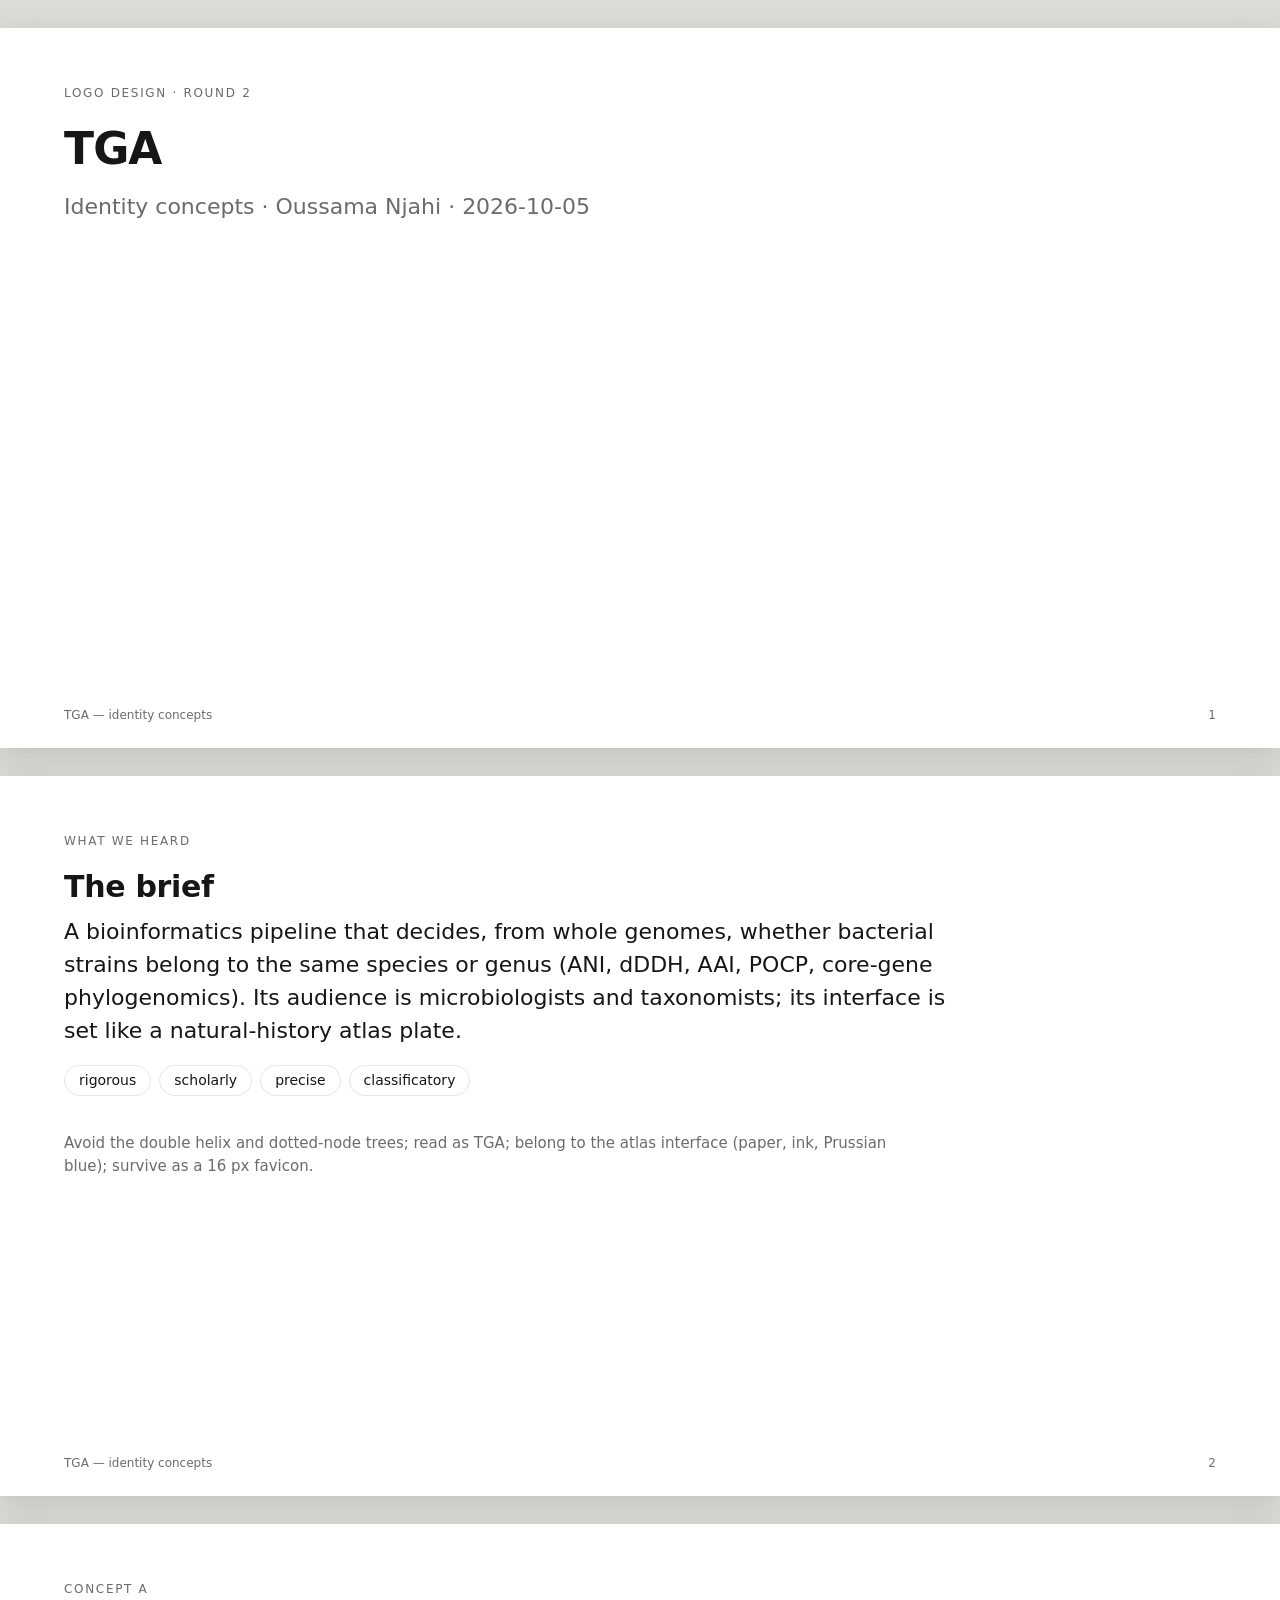
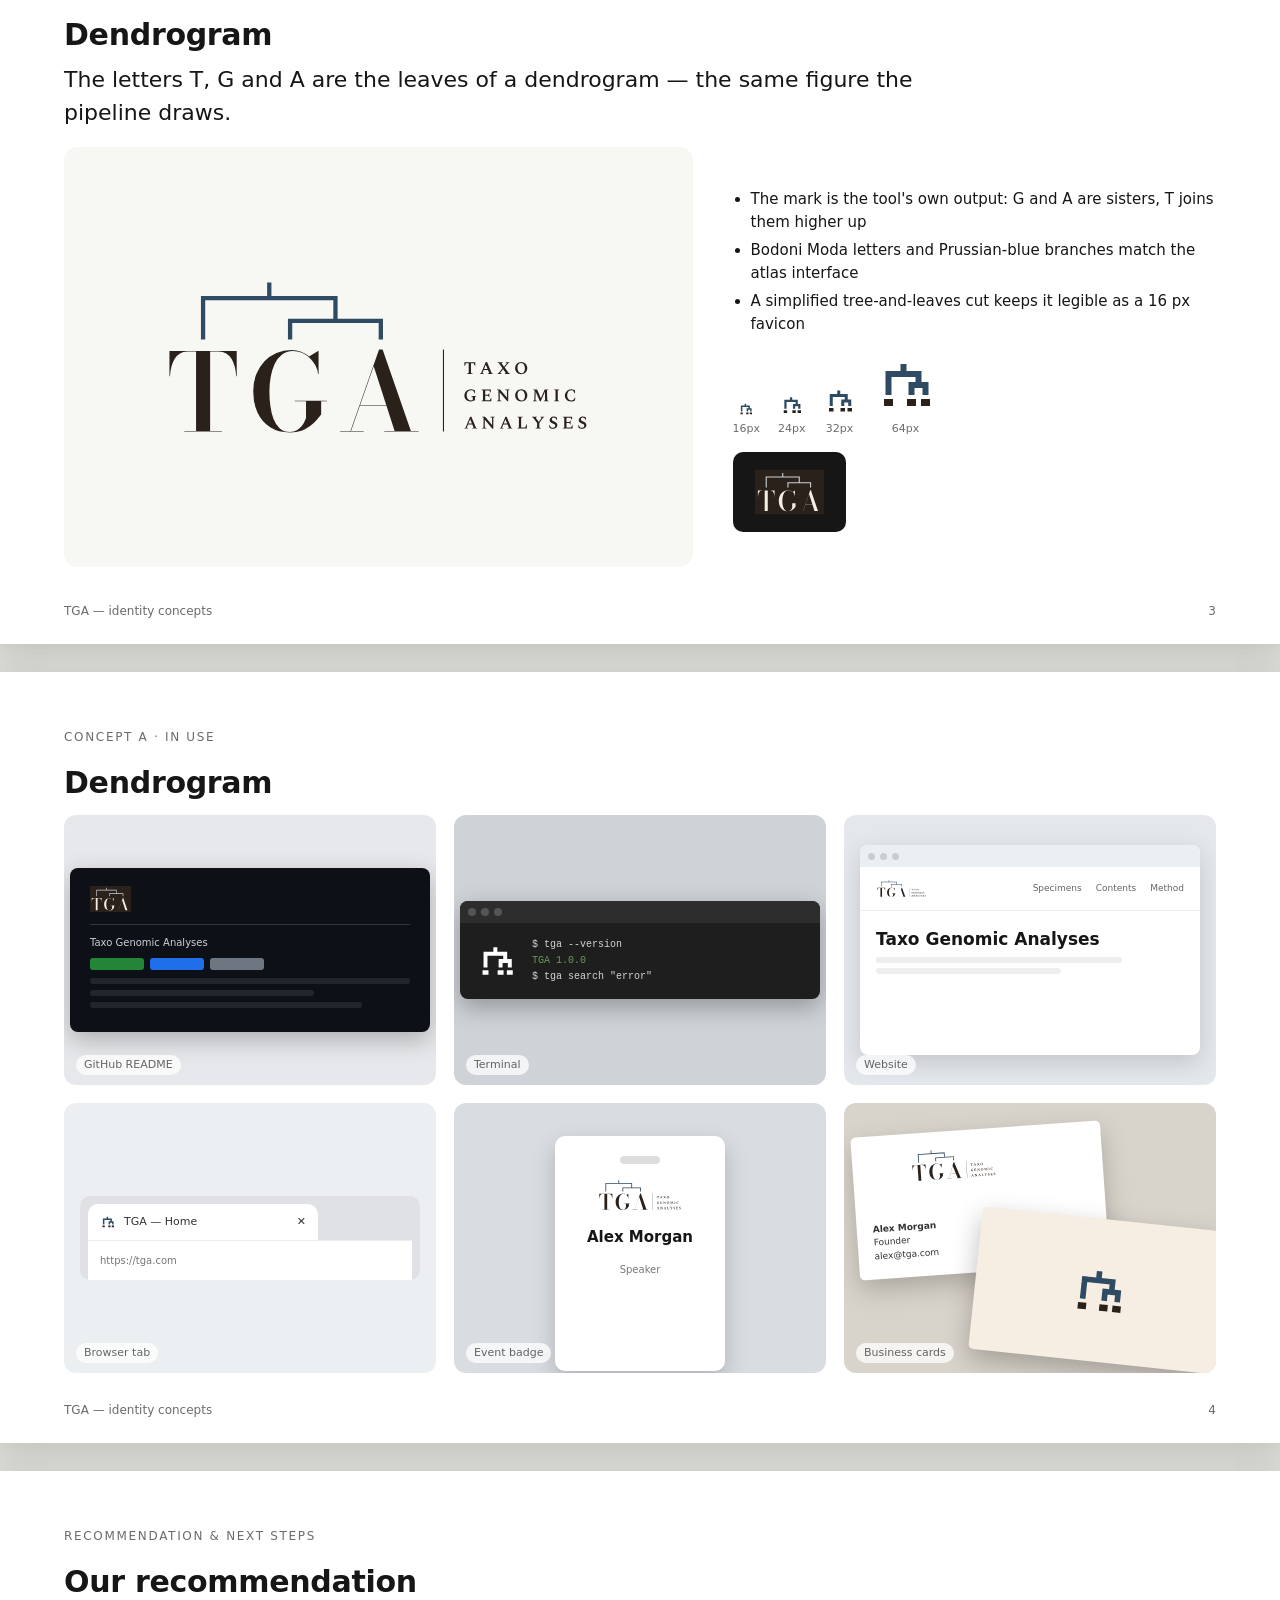
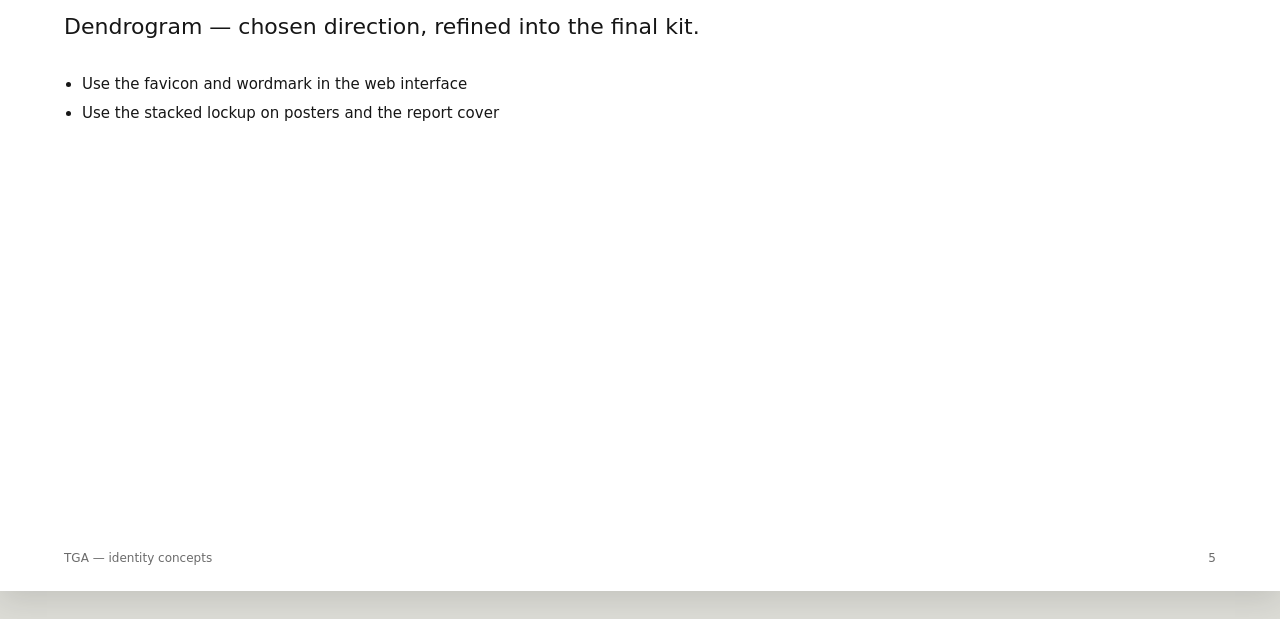
<file: branding/tga/board/tga-board.html>
<!doctype html><html lang='en'><head><meta charset='utf-8'><title>TGA — identity concepts</title><style>
:root{--ink:#161616;--muted:#6b6b6b;--line:#e6e6e2;--paper:#f7f7f4}
*{box-sizing:border-box}body{margin:0;background:#dcdcd6;font:15px/1.5 system-ui,-apple-system,Segoe UI,sans-serif;color:var(--ink)}
.slide{width:1280px;min-height:720px;margin:28px auto;background:#fff;box-shadow:0 8px 30px rgba(0,0,0,.12);padding:56px 64px 70px;position:relative;overflow:hidden}
.slide h1{font-size:44px;margin:0 0 8px;letter-spacing:-.02em}.slide h2{font-size:30px;margin:0 0 6px;letter-spacing:-.01em}
.kicker{font-size:12px;letter-spacing:.14em;text-transform:uppercase;color:var(--muted);margin-bottom:14px}
.idea{font-size:22px;max-width:900px;margin:6px 0 18px}.muted{color:var(--muted)}
.foot{position:absolute;left:64px;right:64px;bottom:24px;display:flex;justify-content:space-between;font-size:12px;color:var(--muted)}
.hero{display:grid;grid-template-columns:1.3fr 1fr;gap:40px;align-items:center}
.stage{height:420px;background:var(--paper);border-radius:14px;display:flex;align-items:center;justify-content:center}
.stage img{max-width:70%;max-height:62%}
ul.rat{padding-left:18px;margin:0}ul.rat li{margin:6px 0}
.sizes{display:flex;gap:18px;align-items:flex-end;margin-top:18px}.sizes div{display:flex;flex-direction:column;align-items:center;gap:4px;font-size:11px;color:var(--muted)}
.rev{background:#161616;border-radius:10px;padding:18px 22px;display:inline-flex;margin-top:14px}
.mock{display:grid;grid-template-columns:repeat(3,1fr);gap:18px;margin-top:10px}
.m{height:270px;border-radius:12px;overflow:hidden;position:relative;display:flex;align-items:center;justify-content:center}
.m .lbl{position:absolute;left:12px;bottom:10px;font-size:11px;color:rgba(0,0,0,.6);background:rgba(255,255,255,.75);padding:2px 8px;border-radius:20px}
.bc{width:250px;height:143px;background:#fff;border-radius:5px;box-shadow:0 10px 26px rgba(0,0,0,.22);padding:16px;display:flex;flex-direction:column;justify-content:space-between;transform:translate(-50px,-38px) rotate(-4deg)}
.bc2{position:absolute;width:250px;height:143px;border-radius:5px;transform:translate(70px,52px) rotate(6deg);box-shadow:0 10px 26px rgba(0,0,0,.25);display:flex;align-items:center;justify-content:center}
.bc .t{font-size:9px;line-height:1.5;color:#333}
.phone{width:150px;height:224px;margin-bottom:14px;border-radius:24px;background:#10151c;padding:9px;box-shadow:0 10px 30px rgba(0,0,0,.3)}
.screen{width:100%;height:100%;border-radius:16px;background:linear-gradient(170deg,#e9edf1,#cfd7df);display:grid;grid-template-columns:repeat(3,1fr);gap:9px;padding:16px 10px;align-content:start}
.ai{width:32px;height:32px;border-radius:8px;background:rgba(0,0,0,.08);justify-self:center}
.bigapp{display:flex;flex-direction:column;align-items:center;gap:10px;font-size:12px;font-weight:600;color:#333;margin-left:30px}
.bigapp .bi{width:108px;height:108px;border-radius:25px;display:flex;align-items:center;justify-content:center;box-shadow:0 12px 26px rgba(0,0,0,.2)}
.web{width:340px;height:210px;background:#fff;border-radius:8px;box-shadow:0 8px 24px rgba(0,0,0,.15);overflow:hidden}
.web .bar{height:22px;background:#eceff2;display:flex;gap:5px;align-items:center;padding:0 8px}.web .bar i{width:7px;height:7px;border-radius:50%;background:#c9ced4}
.web .nav{height:44px;display:flex;align-items:center;padding:0 16px;gap:14px;font-size:9px;color:#666;border-bottom:1px solid #eee}
.web .hero2{padding:18px 16px}.web .hero2 b{display:block;font-size:17px;line-height:1.2;margin-bottom:8px}.web .hero2 span{display:block;height:6px;background:#eee;border-radius:3px;margin:5px 0;width:80%}
.sign{width:300px;height:190px;background:linear-gradient(#8c8f93,#6f7276);display:flex;flex-direction:column;align-items:center;padding-top:18px}
.sign .board{width:230px;height:74px;border-radius:6px;display:flex;align-items:center;justify-content:center;box-shadow:0 6px 16px rgba(0,0,0,.3)}
.sign .door{width:80px;height:80px;margin-top:18px;background:#3d4146;border-radius:3px 3px 0 0}
.tote{width:180px;height:210px;background:#efe7d8;border-radius:4px 4px 10px 10px;position:relative;display:flex;align-items:center;justify-content:center;box-shadow:0 8px 20px rgba(0,0,0,.15);margin-top:40px}
.tote:before{content:"";position:absolute;top:-46px;left:50%;transform:translateX(-50%);width:84px;height:70px;border:9px solid #e3d8c3;border-bottom:none;border-radius:50px 50px 0 0}
.social{width:300px;background:#fff;border-radius:12px;box-shadow:0 8px 24px rgba(0,0,0,.14);overflow:hidden}
.social .cover{height:70px}.social .av{width:74px;height:74px;border-radius:50%;background:#fff;border:4px solid #fff;margin:-38px 0 0 16px;display:flex;align-items:center;justify-content:center;box-shadow:0 2px 8px rgba(0,0,0,.12);overflow:hidden}
.social .meta{padding:8px 16px 16px;font-size:11px;color:#555}.social .meta b{font-size:14px;color:#111;display:block}
.cup{position:relative;width:150px;height:200px;margin-top:30px}
.cup .body{position:absolute;inset:0;background:#f4f1ea;clip-path:polygon(0 0,100% 0,86% 100%,14% 100%);display:flex;align-items:center;justify-content:center;box-shadow:inset -18px 0 24px rgba(0,0,0,.06)}
.cup .lid{position:absolute;left:-8px;right:-8px;top:-22px;height:24px;border-radius:8px 8px 3px 3px;background:#2b2b2b}
.cup .sleeve{position:absolute;left:6%;right:6%;top:36%;height:34%;clip-path:polygon(0 0,100% 0,96% 100%,4% 100%);display:flex;align-items:center;justify-content:center}
.bag{position:relative;width:170px;height:230px;background:#e9e2d6;border-radius:6px 6px 10px 10px;box-shadow:0 12px 26px rgba(0,0,0,.2);display:flex;flex-direction:column;align-items:center;padding-top:38px;gap:14px}
.bag:before{content:"";position:absolute;top:0;left:0;right:0;height:22px;background:repeating-linear-gradient(90deg,rgba(0,0,0,.08) 0 4px,transparent 4px 8px);border-radius:6px 6px 0 0}
.bag .label{width:118px;height:118px;border-radius:50%;background:#fff;display:flex;align-items:center;justify-content:center}
.bag .t{font-size:8px;letter-spacing:.14em;color:#555;text-transform:uppercase;padding:0 12px;text-align:center;line-height:1.4}
.sbag{position:relative;width:180px;height:210px;box-shadow:0 12px 26px rgba(0,0,0,.2);display:flex;align-items:center;justify-content:center;margin-top:30px}
.sbag:before{content:"";position:absolute;top:-40px;left:50%;transform:translateX(-50%);width:70px;height:56px;border:5px solid #333;border-bottom:none;border-radius:40px 40px 0 0}
.box{width:220px;height:150px;background:#f3efe6;box-shadow:14px 14px 0 rgba(0,0,0,.08),0 12px 26px rgba(0,0,0,.18);display:flex;align-items:center;justify-content:center;border-top:14px solid rgba(0,0,0,.06)}
.readme{width:360px;background:#0d1117;border-radius:8px;box-shadow:0 8px 24px rgba(0,0,0,.25);padding:18px 20px;color:#c9d1d9;font-size:10px}
.readme .rh{display:flex;align-items:center;gap:10px;border-bottom:1px solid #30363d;padding-bottom:12px;margin-bottom:10px}
.readme .badges{display:flex;gap:6px;margin:8px 0}.readme .badges i{display:block;width:54px;height:12px;border-radius:3px;background:#238636}.readme .badges i:nth-child(2){background:#1f6feb}.readme .badges i:nth-child(3){background:#6e7681}
.readme .ln{height:6px;background:#21262d;border-radius:3px;margin:6px 0}
.term{width:360px;background:#1e1e1e;border-radius:8px;box-shadow:0 8px 24px rgba(0,0,0,.3);overflow:hidden;font:10px/1.6 ui-monospace,Menlo,monospace;color:#d4d4d4}
.term .tb{height:22px;background:#2d2d2d;display:flex;gap:5px;align-items:center;padding:0 8px}.term .tb i{width:8px;height:8px;border-radius:50%;background:#555}
.term .tbody{padding:14px 16px;display:flex;gap:14px;align-items:center}
.sticker{width:250px;height:170px;background:linear-gradient(135deg,#9aa0a6,#6b7177);border-radius:12px;display:flex;align-items:center;justify-content:center;box-shadow:0 10px 24px rgba(0,0,0,.25)}
.sticker .s{width:100px;height:100px;border-radius:50%;background:#fff;display:flex;align-items:center;justify-content:center;box-shadow:0 2px 6px rgba(0,0,0,.25)}
.shirt{width:210px;height:220px;display:flex;align-items:center;justify-content:center;position:relative}
.shirt svg{position:absolute;inset:0}
.badge{width:170px;height:235px;background:#fff;border-radius:10px;box-shadow:0 10px 24px rgba(0,0,0,.2);display:flex;flex-direction:column;align-items:center;padding:20px 14px;gap:14px;position:relative;margin-top:30px}
.badge:before{content:"";position:absolute;top:-60px;left:50%;width:22px;height:62px;transform:translateX(-50%)}
.badge .hole{width:40px;height:8px;border-radius:4px;background:#ddd}.badge .nm{font-size:15px;font-weight:600}.badge .rl{font-size:10px;color:#777}
.pcard{position:relative;width:300px;height:189px;border-radius:14px;box-shadow:0 14px 30px rgba(0,0,0,.28);font:600 12px ui-monospace,Menlo,monospace}
.pcard .chip{position:absolute;left:22px;top:76px;width:40px;height:30px;border-radius:6px;background:linear-gradient(135deg,#e9d8a6,#c9a95c)}
.pcard .num{position:absolute;left:22px;top:122px;letter-spacing:.12em;font-size:14px}
.pcard .holder{position:absolute;left:22px;bottom:18px;font-size:10px;letter-spacing:.14em;opacity:.85}
.pcard .brandline{position:absolute;right:20px;bottom:16px;font:700 13px system-ui,sans-serif;opacity:.9}
.tabbar{width:340px;background:#dfe1e5;border-radius:10px;padding:8px 8px 0}
.tab{width:230px;height:36px;background:#fff;border-radius:10px 10px 0 0;display:flex;align-items:center;gap:8px;padding:0 12px;font-size:11px;color:#333}
.addr{height:40px;background:#fff;display:flex;align-items:center;padding:0 12px;font-size:10px;color:#777;border-top:1px solid #eee}
.cmp{display:grid;gap:22px;margin-top:20px}.cmp .c{background:var(--paper);border-radius:12px;padding:22px;display:flex;flex-direction:column;align-items:center;gap:12px}
.cmp img{max-height:120px;max-width:80%}
img.g{filter:grayscale(1)}img.w{filter:brightness(0) invert(1)}img.k{filter:brightness(0)}
.adj span{display:inline-block;border:1px solid var(--line);border-radius:20px;padding:4px 14px;margin:0 8px 8px 0;font-size:14px}
</style></head><body><section class="slide"><div class="kicker">Logo design · round 2</div>
<h1>TGA</h1><p class="idea muted">Identity concepts · Oussama Njahi · 2026-10-05</p>
<p class="muted" style="max-width:720px;margin-top:120px"></p><div class="foot"><span>TGA — identity concepts</span><span>1</span></div></section><section class="slide"><div class="kicker">What we heard</div><h2>The brief</h2>
<p class="idea">A bioinformatics pipeline that decides, from whole genomes, whether bacterial strains belong to the same species or genus (ANI, dDDH, AAI, POCP, core-gene phylogenomics). Its audience is microbiologists and taxonomists; its interface is set like a natural-history atlas plate.</p><div class="adj"><span>rigorous</span><span>scholarly</span><span>precise</span><span>classificatory</span></div>
<p class="muted" style="margin-top:28px;max-width:860px">Avoid the double helix and dotted-node trees; read as TGA; belong to the atlas interface (paper, ink, Prussian blue); survive as a 16 px favicon.</p><div class="foot"><span>TGA — identity concepts</span><span>2</span></div></section><section class="slide"><div class="kicker">Concept A</div><h2>Dendrogram</h2>
<p class="idea">The letters T, G and A are the leaves of a dendrogram — the same figure the pipeline draws.</p>
<div class="hero"><div class="stage"><img class="" src="[data-uri]"></div>
<div><ul class="rat"><li>The mark is the tool&#x27;s own output: G and A are sisters, T joins them higher up</li><li>Bodoni Moda letters and Prussian-blue branches match the atlas interface</li><li>A simplified tree-and-leaves cut keeps it legible as a 16 px favicon</li></ul><div class="sizes"><div><img class="" src="[data-uri]" style="height:16px">16px</div><div><img class="" src="[data-uri]" style="height:24px">24px</div><div><img class="" src="[data-uri]" style="height:32px">32px</div><div><img class="" src="[data-uri]" style="height:64px">64px</div></div><div class="rev"><img class="" src="[data-uri]" style="max-height:44px;max-width:300px"></div></div></div>
<div class="foot"><span>TGA — identity concepts</span><span>3</span></div></section><section class="slide"><div class="kicker">Concept A · in use</div><h2>Dendrogram</h2>
<div class="mock"><div class="m" style="background:#e6e8eb"><div class="readme"><div class="rh"><img class="" src="[data-uri]" style="max-height:26px;max-width:180px"></div><div>Taxo Genomic Analyses</div><div class="badges"><i></i><i></i><i></i></div><div class="ln"></div><div class="ln" style="width:70%"></div><div class="ln" style="width:85%"></div></div><span class="lbl">GitHub README</span></div><div class="m" style="background:#cfd3d8"><div class="term"><div class="tb"><i></i><i></i><i></i></div><div class="tbody"><img class="w" src="[data-uri]" style="max-height:42px;max-width:42px"><div>$ tga --version<br><span style="color:#6a9955">TGA 1.0.0</span><br>$ tga search "error"</div></div></div><span class="lbl">Terminal</span></div><div class="m" style="background:#e4e8ec"><div class="web"><div class="bar"><i></i><i></i><i></i></div><div class="nav"><img class="" src="[data-uri]" style="max-height:20px;max-width:110px"><span style="flex:1"></span><span>Specimens</span><span>Contents</span><span>Method</span></div><div class="hero2"><b>Taxo Genomic Analyses</b><span></span><span style="width:60%"></span></div></div><span class="lbl">Website</span></div><div class="m" style="background:#eceff1"><div class="tabbar"><div class="tab"><img class="" src="[data-uri]" style="width:16px;height:16px;object-fit:contain">TGA — Home<span style="margin-left:auto">✕</span></div><div class="addr">https://tga.com</div></div><span class="lbl">Browser tab</span></div><div class="m" style="background:#d9dde2"><div class="badge"><div class="hole"></div><img class="" src="[data-uri]" style="max-height:34px;max-width:130px"><div class="nm">Alex Morgan</div><div class="rl">Speaker</div></div><span class="lbl">Event badge</span></div><div class="m" style="background:#d9d4cb"><div class="bc"><img class="" src="[data-uri]" style="max-height:34px;max-width:170px"><div class="t"><b>Alex Morgan</b><br>Founder<br>alex@tga.com</div></div><div class="bc2" style="background:#F6EEE3"><img class="" src="[data-uri]" style="max-height:60px;max-width:120px"></div><span class="lbl">Business cards</span></div></div><div class="foot"><span>TGA — identity concepts</span><span>4</span></div></section><section class="slide"><div class="kicker">Recommendation & next steps</div><h2>Our recommendation</h2>
<p class="idea">Dendrogram — chosen direction, refined into the final kit.</p>
<ul class="rat" style="margin-top:30px"><li>Use the favicon and wordmark in the web interface</li><li>Use the stacked lockup on posters and the report cover</li></ul><div class="foot"><span>TGA — identity concepts</span><span>5</span></div></section></body></html>
</file>
